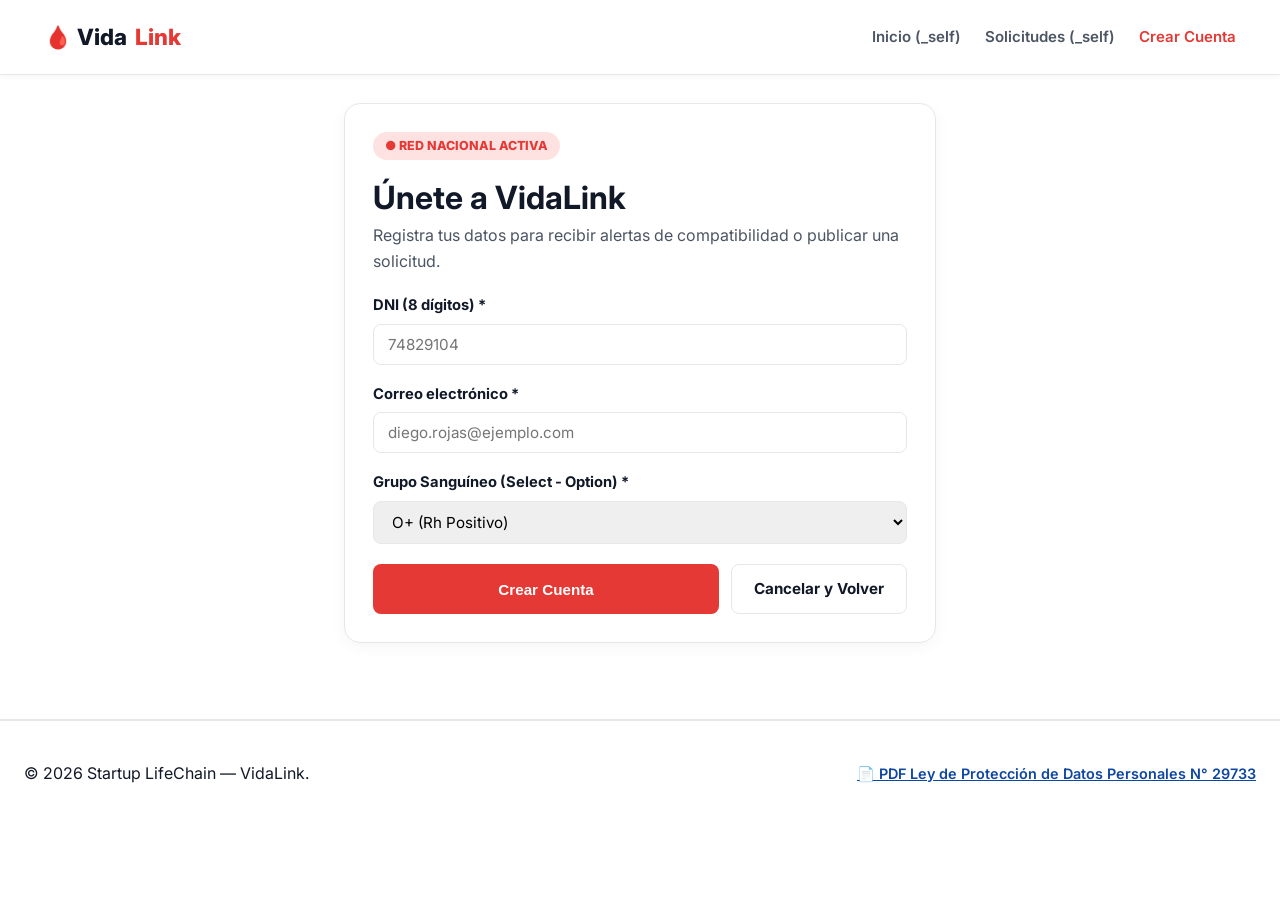
<file: registro.html>
<!DOCTYPE html>
<html lang="es">
<head>
  <meta charset="UTF-8" />
  <meta name="viewport" content="width=device-width, initial-scale=1.0" />
  <title>Crear Cuenta — VidaLink</title>
  <link href="https://fonts.googleapis.com/css2?family=Inter:wght@400;600;700;800&family=Merriweather:wght@400;700&display=swap" rel="stylesheet" />
  <link rel="stylesheet" href="styles-global.css" />
  <link rel="stylesheet" href="styles-sections.css" />
</head>
<body>

  <header class="Top-Header">
    <div class="Header-Container">
      <a href="index.html" target="_self" class="Brand-Logo">🩸 Vida<span>Link</span></a>
      <button class="Hamburger-Btn" id="hamburgerBtn">☰ Menú</button>
      <ul class="Horizontal-Menu" id="horizontalMenu">
        <li><a href="index.html" target="_self">Inicio (_self)</a></li>
        <li><a href="solicitudes.html" target="_self">Solicitudes (_self)</a></li>
        <li><a href="registro.html" target="_self" class="active">Crear Cuenta</a></li>
      </ul>
    </div>
  </header>

  <div class="Page-Layout" style="grid-template-columns: 1fr; max-width: 640px;">
    <main>
      <div class="Form-Card">
        <span class="Hero-Tag">● RED NACIONAL ACTIVA</span>
        <h1>Únete a VidaLink</h1>
        <p style="margin-bottom: 20px; color: #4B5563;">Registra tus datos para recibir alertas de compatibilidad o publicar una solicitud.</p>

        <form id="registerPageForm">
          <div class="Form-Group">
            <label class="Field-Label" for="regDni">DNI (8 dígitos) *</label>
            <input type="text" id="regDni" class="Form-Control" maxlength="8" placeholder="74829104" required />
          </div>

          <div class="Form-Group">
            <label class="Field-Label" for="regEmail">Correo electrónico *</label>
            <input type="email" id="regEmail" class="Form-Control" placeholder="diego.rojas@ejemplo.com" required />
          </div>

          <div class="Form-Group">
            <label class="Field-Label" for="regBlood">Grupo Sanguíneo (Select - Option) *</label>
            <select id="regBlood" class="Form-Control" required>
              <option value="O+">O+ (Rh Positivo)</option>
              <option value="O-">O- (Rh Negativo)</option>
              <option value="A+">A+</option>
              <option value="B+">B+</option>
              <option value="AB+">AB+</option>
            </select>
          </div>

          <div style="display: flex; gap: 12px; margin-top: 20px;">
            <button type="submit" class="btn btn-red" style="flex: 1;">Crear Cuenta</button>
            <a href="index.html" target="_self" class="btn btn-outline">Cancelar y Volver</a>
          </div>
        </form>
      </div>
    </main>
  </div>

  <footer class="Site-Footer">
    <div class="Footer-Container">
      <p>© 2026 Startup LifeChain — VidaLink.</p>
      <ul class="Footer-Links">
        <li>
          <a href="https://cdn.www.gob.pe/uploads/document/file/272364/Ley%20N%C2%BA%2029733.pdf" target="_blank" rel="noopener">
            📄 PDF Ley de Protección de Datos Personales N° 29733
          </a>
        </li>
      </ul>
    </div>
  </footer>

  <script src="main.js"></script>
</body>
</html>
</file>
<file: styles-global.css>
/* ==========================================================================
   HOJA DE ESTILO 1: styles-global.css
   Propósito: Variables del Design System, Menú Horizontal, Menú Vertical,
   Responsive Hamburguesa y Pie de Página (Footer).
   ========================================================================== */

:root {
  --red-500: #E53935;
  --red-600: #C62828;
  --red-50: #FFF5F5;
  --blue-500: #0D47A1;
  --blue-50: #EFF6FF;
  --navy-900: #0A2540;
  --text-dark: #111827;
  --text-gray: #4B5563;
  --border-light: #E5E7EB;
  --bg-light: #F9FAFB;
  --white: #FFFFFF;
  --font-primary: 'Inter', sans-serif;
  --font-special: 'Merriweather', serif; /* Fuente Google Fonts distinta para sección específica */
}

* {
  box-sizing: border-box;
  margin: 0;
  padding: 0;
}

body {
  font-family: var(--font-primary);
  color: var(--text-dark);
  background-color: var(--white);
  line-height: 1.6;
}

/* ENCABEZADO Y MENÚ HORIZONTAL */
.Top-Header {
  position: sticky;
  top: 0;
  z-index: 1000;
  background-color: var(--white);
  border-bottom: 1px solid var(--border-light);
  box-shadow: 0 2px 6px rgba(0, 0, 0, 0.04);
}

.Header-Container {
  max-width: 1240px;
  margin: 0 auto;
  padding: 0 24px;
  height: 74px;
  display: flex;
  align-items: center;
  justify-content: space-between;
}

.Brand-Logo {
  display: flex;
  align-items: center;
  gap: 8px;
  text-decoration: none;
  font-size: 1.4rem;
  font-weight: 800;
  color: var(--text-dark);
}

.Brand-Logo span {
  color: var(--red-500);
}

.Horizontal-Menu {
  display: flex;
  align-items: center;
  gap: 24px;
  list-style: none;
}

.Horizontal-Menu a {
  text-decoration: none;
  color: var(--text-gray);
  font-weight: 600;
  font-size: 0.94rem;
  transition: color 0.2s;
}

.Horizontal-Menu a:hover,
.Horizontal-Menu a.active {
  color: var(--red-500);
}

/* BOTÓN HAMBURGUESA (Oculto en Desktop, visible en Mobile) */
.Hamburger-Btn {
  display: none;
  background: var(--red-50);
  color: var(--red-500);
  border: 1px solid #FECACA;
  border-radius: 8px;
  padding: 8px 14px;
  font-size: 1.3rem;
  font-weight: 700;
  cursor: pointer;
}

/* LAYOUT CON MENÚ VERTICAL (SIDEBAR) Y CONTENIDO PRINCIPAL */
.Page-Layout {
  max-width: 1240px;
  margin: 0 auto;
  padding: 28px 24px;
  display: grid;
  grid-template-columns: 250px 1fr;
  gap: 32px;
  align-items: start;
}

.Vertical-Menu-Aside {
  position: sticky;
  top: 96px;
  background-color: var(--bg-light);
  border: 1px solid var(--border-light);
  border-radius: 14px;
  padding: 20px;
}

.Vertical-Menu-Title {
  font-size: 0.78rem;
  text-transform: uppercase;
  letter-spacing: 0.06em;
  color: var(--blue-500);
  font-weight: 800;
  margin-bottom: 12px;
}

.Vertical-Menu {
  list-style: none;
  display: flex;
  flex-direction: column;
  gap: 8px;
}

.Vertical-Menu a {
  display: block;
  padding: 10px 12px;
  border-radius: 8px;
  text-decoration: none;
  color: var(--text-dark);
  font-size: 0.9rem;
  font-weight: 500;
  transition: all 0.2s;
}

.Vertical-Menu a:hover {
  background-color: var(--red-50);
  color: var(--red-500);
  font-weight: 600;
}

/* BOTONES GENERALES */
.btn {
  display: inline-block;
  padding: 12px 22px;
  border-radius: 8px;
  font-weight: 700;
  font-size: 0.95rem;
  text-decoration: none;
  text-align: center;
  cursor: pointer;
  border: none;
  transition: opacity 0.2s;
}

.btn-red {
  background-color: var(--red-500);
  color: var(--white) !important;
}

.btn-red:hover {
  background-color: var(--red-600);
}

.btn-outline {
  background-color: var(--white);
  color: var(--text-dark);
  border: 1.5px solid var(--border-light);
}

.btn-outline:hover {
  border-color: var(--blue-500);
  color: var(--blue-500);
}

/* PIE DE PÁGINA (FOOTER CON PDF DE LEY DE PROTECCIÓN DE DATOS) */
.Site-Footer {
  background-color: var(--white);
  border-top: 2px solid var(--border-light);
  padding: 40px 24px;
  margin-top: 48px;
}

.Footer-Container {
  max-width: 1240px;
  margin: 0 auto;
  display: flex;
  flex-wrap: wrap;
  justify-content: space-between;
  align-items: center;
  gap: 20px;
}

.Footer-Links {
  display: flex;
  flex-wrap: wrap;
  gap: 20px;
  list-style: none;
}

.Footer-Links a {
  color: var(--blue-500);
  font-weight: 600;
  font-size: 0.9rem;
  text-decoration: underline;
}

/* DISEÑO RESPONSIVE */
@media (max-width: 960px) {
  .Page-Layout {
    grid-template-columns: 1fr;
  }

  .Vertical-Menu-Aside {
    position: static;
  }

  .Vertical-Menu {
    flex-direction: row;
    flex-wrap: wrap;
  }
}

@media (max-width: 768px) {
  .Hamburger-Btn {
    display: block;
  }

  .Horizontal-Menu {
    display: none;
    flex-direction: column;
    position: absolute;
    top: 74px;
    left: 0;
    right: 0;
    background-color: var(--white);
    padding: 20px;
    border-bottom: 2px solid var(--border-light);
    box-shadow: 0 8px 16px rgba(0, 0, 0, 0.08);
  }

  .Horizontal-Menu.active {
    display: flex;
  }
}
</file>
<file: styles-sections.css>
/* ==========================================================================
   HOJA DE ESTILO 2: styles-sections.css
   Propósito: Estilos de las secciones internas del Mock-up (Hero, Imágenes,
   Video, Fuente Especial Google Fonts, Tarjetas Hospitalarias y Formularios).
   ========================================================================== */

/* HERO SECTION (Idéntico al Mockup de la diapositiva 16/17) */
.Hero-Box {
  display: grid;
  grid-template-columns: 1.1fr 0.9fr;
  gap: 32px;
  align-items: center;
  background: linear-gradient(135deg, var(--red-50) 0%, #FFFFFF 100%);
  border: 1px solid #FECACA;
  border-radius: 16px;
  padding: 36px;
  margin-bottom: 40px;
}

.Hero-Tag {
  display: inline-block;
  font-size: 0.78rem;
  font-weight: 800;
  color: var(--red-500);
  background: #FEE2E2;
  padding: 4px 12px;
  border-radius: 99px;
  margin-bottom: 12px;
}

.Hero-Box h1 {
  font-size: 2.4rem;
  line-height: 1.2;
  margin-bottom: 14px;
}

.Hero-Box h1 span {
  color: var(--red-500);
}

.Hero-Buttons {
  display: flex;
  flex-wrap: wrap;
  gap: 12px;
  margin: 22px 0 12px;
}

/* SECCIÓN DE IMAGEN PRINCIPAL Y GALERÍA */
.Hero-Image-Card {
  position: relative;
  border-radius: 14px;
  overflow: hidden;
  border: 2px solid var(--white);
  box-shadow: 0 10px 25px rgba(0, 0, 0, 0.1);
}

.Hero-Image-Card img {
  width: 100%;
  height: 290px;
  object-fit: cover;
  display: block;
}

.Image-Caption-Overlay {
  background: var(--white);
  padding: 14px 18px;
  border-top: 3px solid var(--red-500);
}

.Image-Gallery-Grid {
  display: grid;
  grid-template-columns: repeat(2, 1fr);
  gap: 20px;
  margin-top: 18px;
}

.Gallery-Item {
  border: 1px solid var(--border-light);
  border-radius: 12px;
  overflow: hidden;
  background: var(--white);
}

.Gallery-Item img {
  width: 100%;
  height: 200px;
  object-fit: cover;
}

.Gallery-Item-Body {
  padding: 16px;
}

/* SECCIONES DEL MOCKUP (01, 02, 03, 04) */
.Content-Section {
  margin-bottom: 48px;
  padding-bottom: 32px;
  border-bottom: 1px solid var(--border-light);
}

.Section-Number {
  color: var(--blue-500);
  font-weight: 800;
  font-size: 0.82rem;
  text-transform: uppercase;
  display: block;
  margin-bottom: 6px;
}

.Cards-4-Grid {
  display: grid;
  grid-template-columns: repeat(2, 1fr);
  gap: 18px;
  margin-top: 20px;
}

.Info-Card {
  background: var(--white);
  border: 1px solid var(--border-light);
  border-radius: 12px;
  padding: 20px;
}

.Step-Circle {
  display: inline-flex;
  align-items: center;
  justify-content: center;
  width: 34px;
  height: 34px;
  border-radius: 50%;
  background: var(--blue-500);
  color: var(--white);
  font-weight: 800;
  font-size: 0.88rem;
  margin-bottom: 10px;
}

/* TARJETA HOSPITAL NACIONAL DOS DE MAYO (Mockup) */
.Hospital-Showcase-Grid {
  display: grid;
  grid-template-columns: 1fr 1fr;
  gap: 24px;
  align-items: center;
  background: var(--bg-light);
  padding: 24px;
  border-radius: 14px;
  margin-top: 20px;
}

.Urgent-Hospital-Card {
  background: var(--white);
  border: 2px solid #FECACA;
  border-radius: 14px;
  padding: 22px;
}

.Blood-Badge-Row {
  display: flex;
  align-items: center;
  gap: 14px;
  margin: 14px 0;
}

.Blood-Circle {
  width: 50px;
  height: 50px;
  background: var(--red-50);
  color: var(--red-500);
  border: 2px solid var(--red-500);
  border-radius: 10px;
  font-weight: 800;
  font-size: 1.25rem;
  display: flex;
  align-items: center;
  justify-content: center;
}

.Progress-Bar {
  width: 100%;
  height: 10px;
  background: #E5E7EB;
  border-radius: 99px;
  overflow: hidden;
  margin: 8px 0 16px;
}

.Progress-Fill {
  height: 100%;
  background: var(--red-500);
}

/* SECCIÓN CON FUENTE DIFERENTE DE GOOGLE FONTS (Merriweather) */
.Special-Font-Section {
  font-family: var(--font-special);
  background-color: var(--blue-50);
  border-left: 5px solid var(--blue-500);
  padding: 28px;
  border-radius: 12px;
  margin-bottom: 48px;
}

.Special-Font-Section h2,
.Special-Font-Section h3 {
  font-family: var(--font-special);
  color: var(--navy-900);
  margin-bottom: 12px;
}

/* SECCIÓN DE VIDEO */
.Video-Container {
  position: relative;
  padding-bottom: 56.25%;
  height: 0;
  border-radius: 14px;
  overflow: hidden;
  border: 2px solid var(--border-light);
  margin-top: 18px;
}

.Video-Container iframe {
  position: absolute;
  top: 0;
  left: 0;
  width: 100%;
  height: 100%;
  border: 0;
}

/* FORMULARIO COMPLETO (Select-Option, Radio y Checkbox) */
.Form-Card {
  background: var(--white);
  border: 1px solid var(--border-light);
  border-radius: 16px;
  padding: 28px;
  box-shadow: 0 4px 16px rgba(0, 0, 0, 0.04);
}

.Form-Group {
  margin-bottom: 18px;
}

.Form-Group label.Field-Label {
  display: block;
  font-weight: 700;
  margin-bottom: 6px;
  font-size: 0.92rem;
}

.Form-Control {
  width: 100%;
  padding: 10px 14px;
  border: 1px solid var(--border-light);
  border-radius: 8px;
  font-size: 0.95rem;
  font-family: var(--font-primary);
}

.Radio-Group,
.Checkbox-Group {
  display: flex;
  flex-direction: column;
  gap: 10px;
  background: var(--bg-light);
  padding: 14px;
  border-radius: 10px;
  border: 1px solid var(--border-light);
}

.Option-Label {
  display: flex;
  align-items: center;
  gap: 10px;
  font-size: 0.92rem;
  cursor: pointer;
}

/* BANNER AZUL OSCURO FINAL (Idéntico al Mockup) */
.Dark-CTA-Banner {
  background-color: var(--navy-900);
  color: var(--white);
  padding: 36px;
  border-radius: 16px;
  display: flex;
  flex-wrap: wrap;
  justify-content: space-between;
  align-items: center;
  gap: 20px;
}

@media (max-width: 768px) {
  .Hero-Box,
  .Cards-4-Grid,
  .Image-Gallery-Grid,
  .Hospital-Showcase-Grid {
    grid-template-columns: 1fr;
  }
}
</file>
